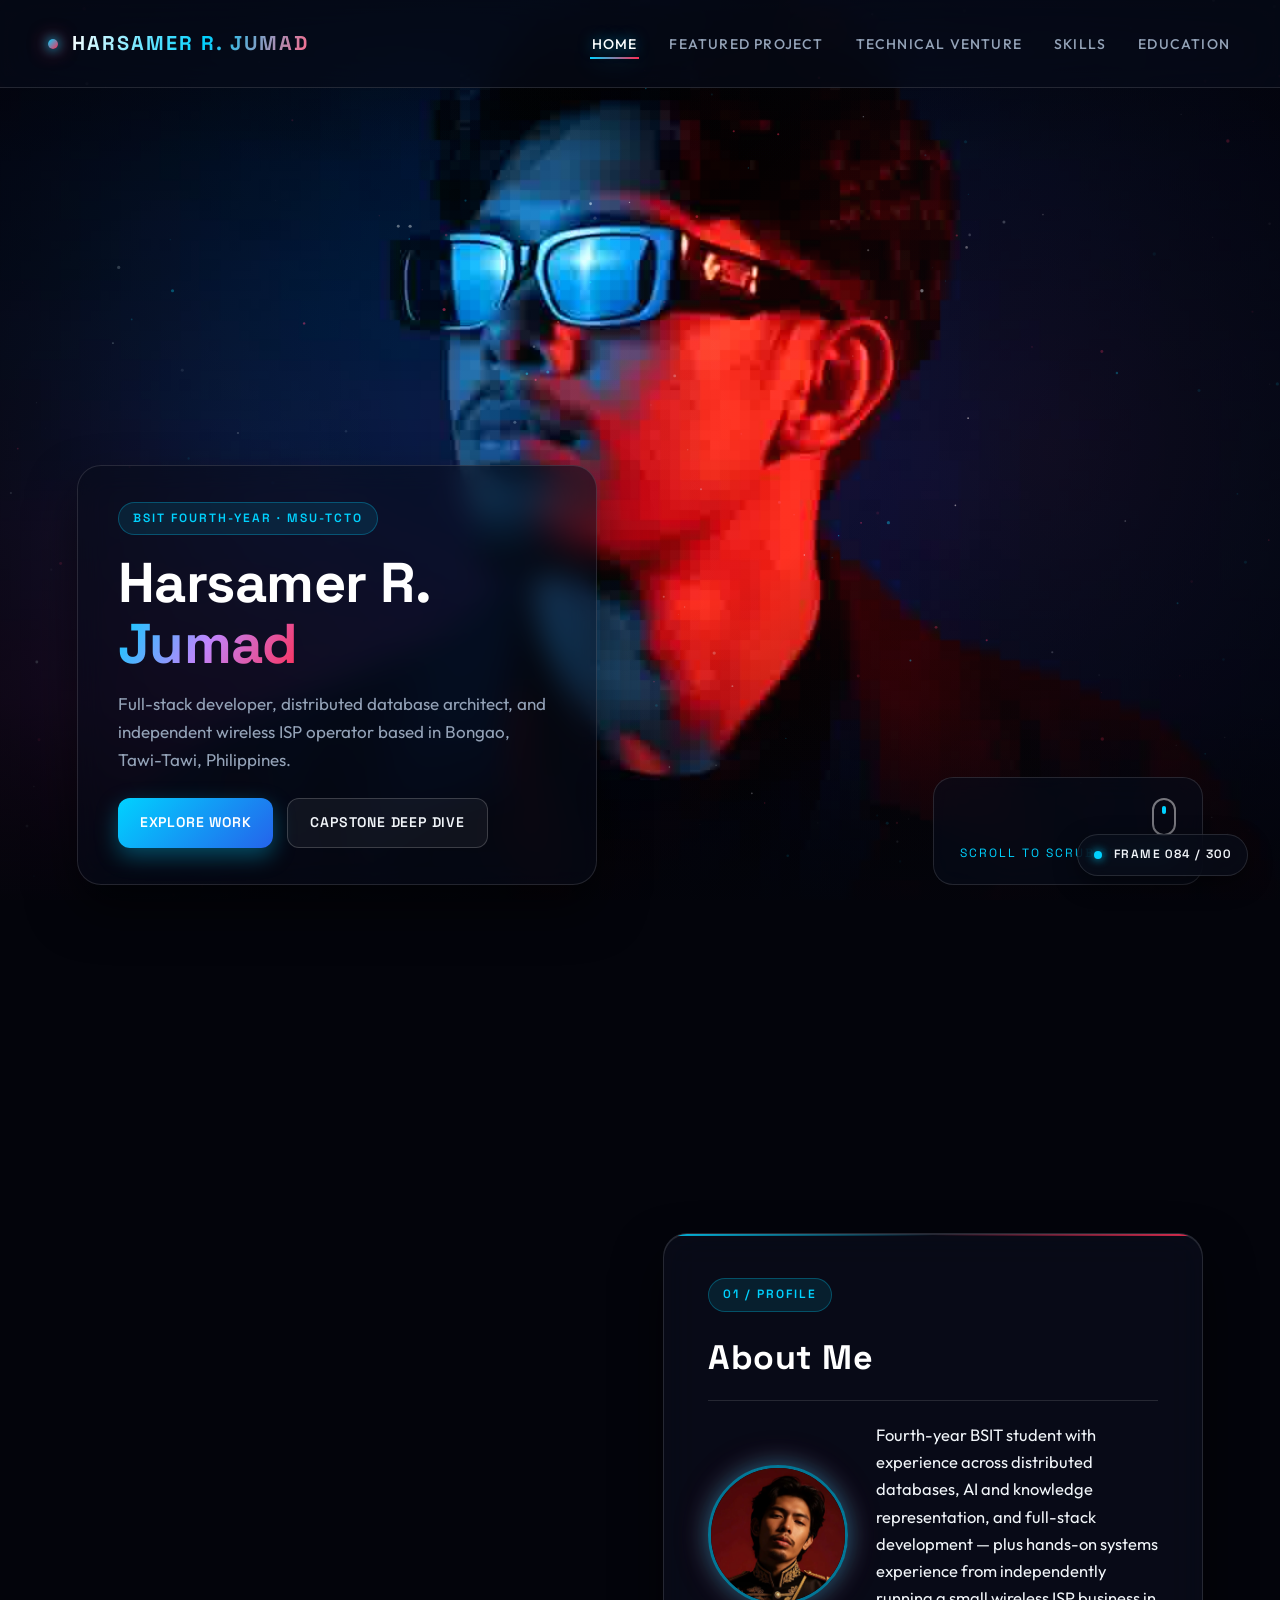
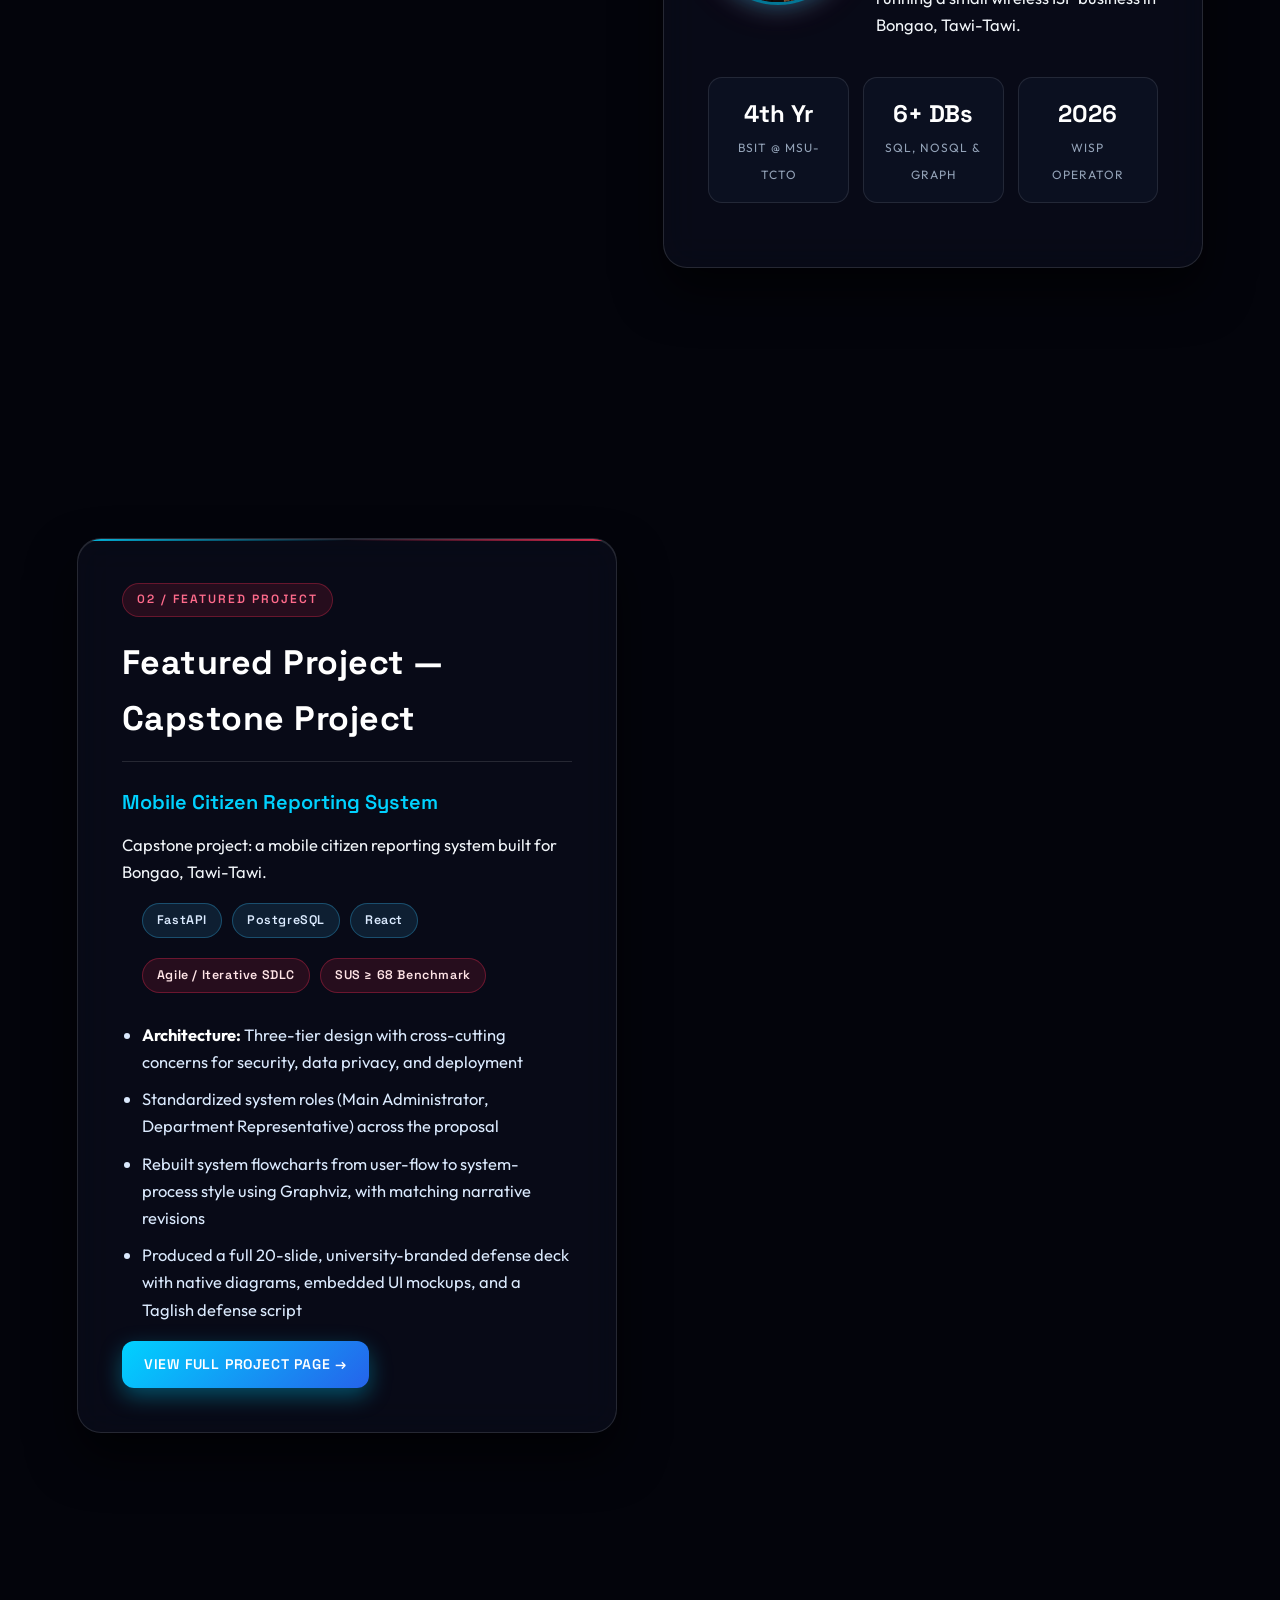
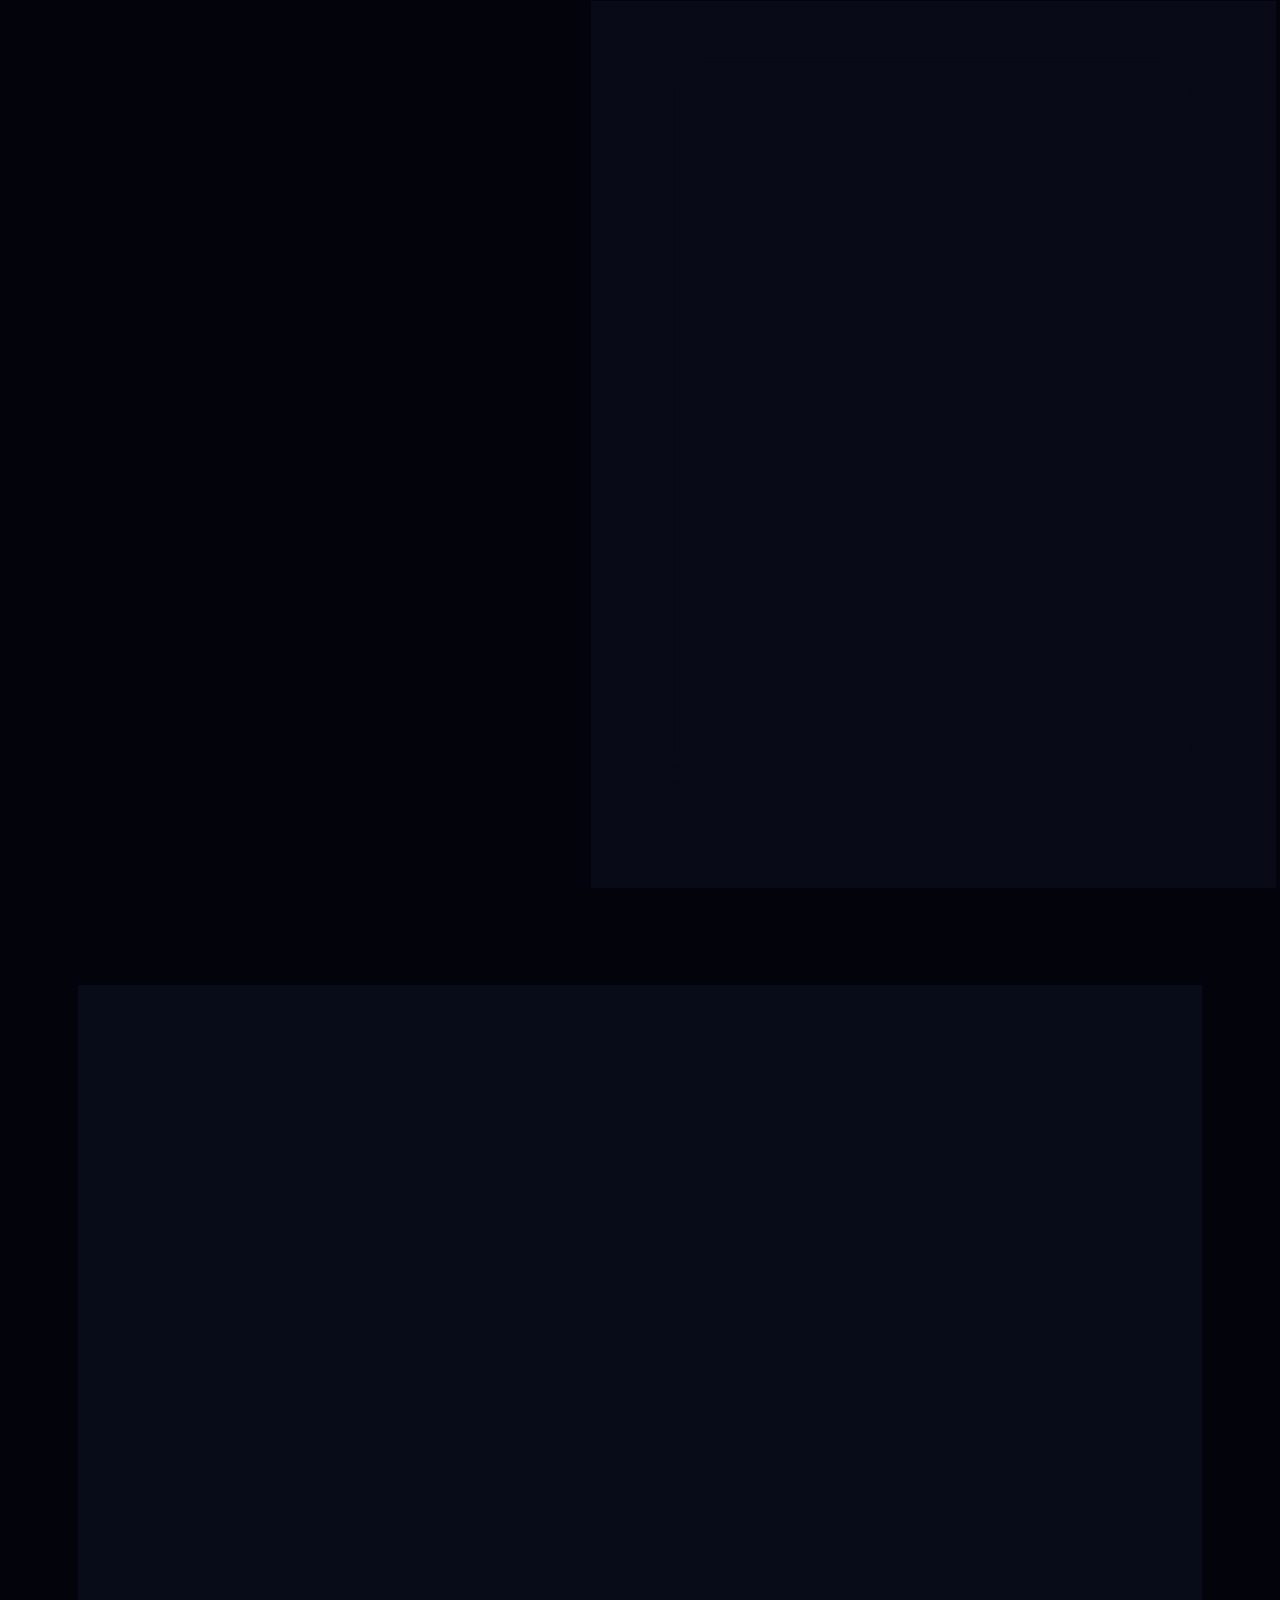
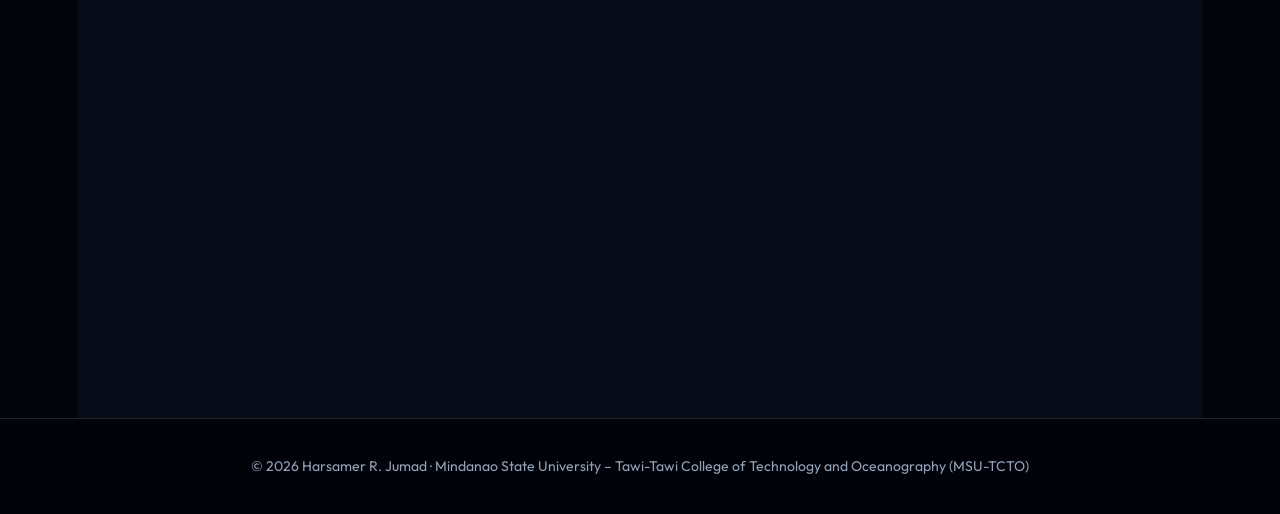
<file: index.html>
<!DOCTYPE html>
<html lang="en">
<head>
    <meta charset="UTF-8">
    <meta name="viewport" content="width=device-width, initial-scale=1.0">
    <title>Harsamer R. Jumad — Interactive Portfolio</title>
    <link rel="preconnect" href="https://fonts.googleapis.com">
    <link rel="preconnect" href="https://fonts.gstatic.com" crossorigin>
    <link href="https://fonts.googleapis.com/css2?family=Outfit:wght@300;400;500;600&family=Space+Grotesk:wght@400;500;600;700&display=swap" rel="stylesheet">
    <link rel="stylesheet" type="text/css" href="style.css">
</head>
<body>
    <!-- Decorative visual scroll progress bar -->
    <div id="progress" aria-hidden="true"></div>

    <!-- Fixed Full-Viewport 300-Frame Sequence & Cyber-Galaxy Stage -->
    <div class="viewport-stage" aria-hidden="true">
        <canvas id="sequence-canvas"></canvas>
        <canvas id="galaxy-canvas"></canvas>
        <div class="stage-vignette"></div>
    </div>

    <!-- Fixed Shrinking Header Navigation -->
    <header class="top-nav">
        <div class="nav-brand">
            <span class="brand-dot" aria-hidden="true"></span>
            <a href="index.html"><h1>Harsamer R. Jumad</h1></a>
        </div>
        <button id="menu-toggle" class="menu-toggle" aria-label="Toggle Menu">
            <span></span>
            <span></span>
            <span></span>
        </button>
        <ul class="nav-links" id="nav-links">
            <li><a href="index.html" class="active">Home</a></li>
            <li><a href="project.html">Featured Project</a></li>
            <li><a href="venture.html">Technical Venture</a></li>
            <li><a href="skills.html">Skills</a></li>
            <li><a href="education.html">Education</a></li>
        </ul>
    </header>

    <!-- Live Sequence Scrubber HUD -->
    <div class="sequence-hud" aria-hidden="true">
        <span class="hud-indicator"></span>
        <span class="frame-counter" id="frame-counter">FRAME 001 / 300</span>
    </div>

    <!-- Scrollytelling Narrative Track -->
    <main class="scrolly-wrapper">
        <div id="tracked">

            <!-- Stage 1: Hero Introduction (Frames 001 - 060) -->
            <section class="scroll-step" id="hero">
                <div class="hero-grid">
                    <div class="hero-intro story-card">
                        <span class="eyebrow">BSIT Fourth-Year &middot; MSU-TCTO</span>
                        <h2 class="hero-title">Harsamer R. <span>Jumad</span></h2>
                        <p class="hero-subtitle">Full-stack developer, distributed database architect, and independent wireless ISP operator based in Bongao, Tawi-Tawi, Philippines.</p>
                        <div class="hero-actions">
                            <a href="#featured-project" class="btn-primary">Explore Work</a>
                            <a href="project.html" class="btn-ghost">Capstone Deep Dive</a>
                        </div>
                    </div>

                    <div class="scroll-cue" aria-hidden="true">
                        <div class="scroll-mouse"></div>
                        <span class="scroll-cue-label">Scroll to Scrub Sequence</span>
                    </div>
                </div>
            </section>

            <!-- Stage 2: About Me & Portrait (Frames 061 - 120) -->
            <section class="scroll-step step-align-right" id="about">
                <div class="glass-card story-card">
                    <span class="eyebrow">01 / Profile</span>
                    <h2>About Me</h2>
                    <div class="profile-section">
                        <div class="profile-img-container">
                            <img src="profile.jpg" alt="Harsamer R. Jumad" class="profile-img">
                        </div>
                        <div class="profile-text">
                            <p>Fourth-year BSIT student with experience across distributed databases, AI and knowledge representation, and full-stack development &mdash; plus hands-on systems experience from independently running a small wireless ISP business in Bongao, Tawi-Tawi.</p>
                        </div>
                    </div>
                    <div class="stat-grid">
                        <div class="stat-box">
                            <span class="stat-value">4th Yr</span>
                            <span class="stat-label">BSIT @ MSU-TCTO</span>
                        </div>
                        <div class="stat-box">
                            <span class="stat-value">6+ DBs</span>
                            <span class="stat-label">SQL, NoSQL &amp; Graph</span>
                        </div>
                        <div class="stat-box">
                            <span class="stat-value">2026</span>
                            <span class="stat-label">WISP Operator</span>
                        </div>
                    </div>
                </div>
            </section>

            <!-- Stage 3: Featured Project — Capstone Project (Frames 121 - 180) -->
            <section class="scroll-step step-align-left" id="featured-project">
                <div class="glass-card story-card">
                    <span class="eyebrow crimson">02 / Featured Project</span>
                    <h2>Featured Project &mdash; Capstone Project</h2>
                    <h3>Mobile Citizen Reporting System</h3>
                    <p>Capstone project: a mobile citizen reporting system built for Bongao, Tawi-Tawi.</p>
                    <ul class="tag-list">
                        <li class="tag-pill">FastAPI</li>
                        <li class="tag-pill">PostgreSQL</li>
                        <li class="tag-pill">React</li>
                        <li class="tag-pill crimson">Agile / Iterative SDLC</li>
                        <li class="tag-pill crimson">SUS &ge; 68 Benchmark</li>
                    </ul>
                    <ul>
                        <li><strong>Architecture:</strong> Three-tier design with cross-cutting concerns for security, data privacy, and deployment</li>
                        <li>Standardized system roles (Main Administrator, Department Representative) across the proposal</li>
                        <li>Rebuilt system flowcharts from user-flow to system-process style using Graphviz, with matching narrative revisions</li>
                        <li>Produced a full 20-slide, university-branded defense deck with native diagrams, embedded UI mockups, and a Taglish defense script</li>
                    </ul>
                    <div class="hero-actions">
                        <a href="project.html" class="btn-primary">View Full Project Page &rarr;</a>
                    </div>
                </div>
            </section>

            <!-- Stage 4: Technical Venture — Piso WiFi Vendo Business (Frames 181 - 240) -->
            <section class="scroll-step step-align-right" id="venture">
                <div class="glass-card story-card">
                    <span class="eyebrow">03 / Technical Venture</span>
                    <h2>Piso WiFi Vendo Business</h2>
                    <p>Designs, deploys, and maintains a piso wifi vendo hotspot business in Bongao, running since early 2026.</p>
                    <ul class="tag-list">
                        <li class="tag-pill">Starlink Backhaul</li>
                        <li class="tag-pill">VLAN Segmentation</li>
                        <li class="tag-pill crimson">COMFAST CF-EW87 / CF-EW85</li>
                    </ul>
                    <h3>Highlights &amp; Operations</h3>
                    <ul>
                        <li>Traced recurring customer connectivity drops to AP channel interference combined with a WiFi 6 client compatibility bug, and resolved it by pinning channels and downgrading network mode</li>
                        <li>Planning an infrastructure upgrade path &mdash; replacing an Orange Pi One with a mini PC, and expanding switch capacity with a TP-Link TL-SG105E</li>
                    </ul>
                    <div class="hero-actions">
                        <a href="venture.html" class="btn-ghost">Explore Infrastructure &rarr;</a>
                    </div>
                </div>
            </section>

            <!-- Stage 5: Technical Skills & Education Overview (Frames 241 - 300) -->
            <section class="scroll-step step-align-bottom" id="skills-education">
                <div class="glass-card story-card story-wide">
                    <span class="eyebrow crimson">04 / Core Competencies &amp; Academic Background</span>
                    <h2>Technical Skills &amp; Education</h2>
                    <div class="bento-grid">
                        <div class="bento-item">
                            <h3>Distributed Databases</h3>
                            <p>Fragmentation, distributed query processing, and transaction management (2PC, 3PC, ARIES-style recovery). Designed a Boarding House Management System for Tawi-Tawi's connectivity constraints.</p>
                        </div>
                        <div class="bento-item">
                            <h3>Databases (SQL &amp; NoSQL)</h3>
                            <p>Built FastAPI REST APIs on PostgreSQL, MySQL, MongoDB, Redis, Cassandra, and Neo4j. Completed 9 lab exercises across MongoDB and Neo4j.</p>
                        </div>
                        <div class="bento-item">
                            <h3>AI &amp; Expert Systems</h3>
                            <p>Intelligent agent design, toy vs. real-world problem analysis, and knowledge representation (propositional/first-order logic, production rules, scripts, conceptual dependency primitives).</p>
                        </div>
                        <div class="bento-item">
                            <h3>Systems Admin &amp; Education</h3>
                            <p><strong>BSIT (Fourth-year)</strong> at Mindanao State University &ndash; Tawi-Tawi College of Technology and Oceanography (MSU-TCTO). Containerized FastAPI microservice testing &amp; enterprise integration case studies.</p>
                        </div>
                    </div>
                    <div class="hero-actions" style="margin-top: 26px;">
                        <a href="skills.html" class="btn-primary">Detailed Technical Skills</a>
                        <a href="education.html" class="btn-ghost">Academic Profile</a>
                    </div>
                </div>
            </section>

        </div>
    </main>

    <footer class="site-footer">
        <p>&copy; 2026 Harsamer R. Jumad &middot; Mindanao State University &ndash; Tawi-Tawi College of Technology and Oceanography (MSU-TCTO)</p>
    </footer>

    <script src="script.js"></script>
</body>
</html>
</file>
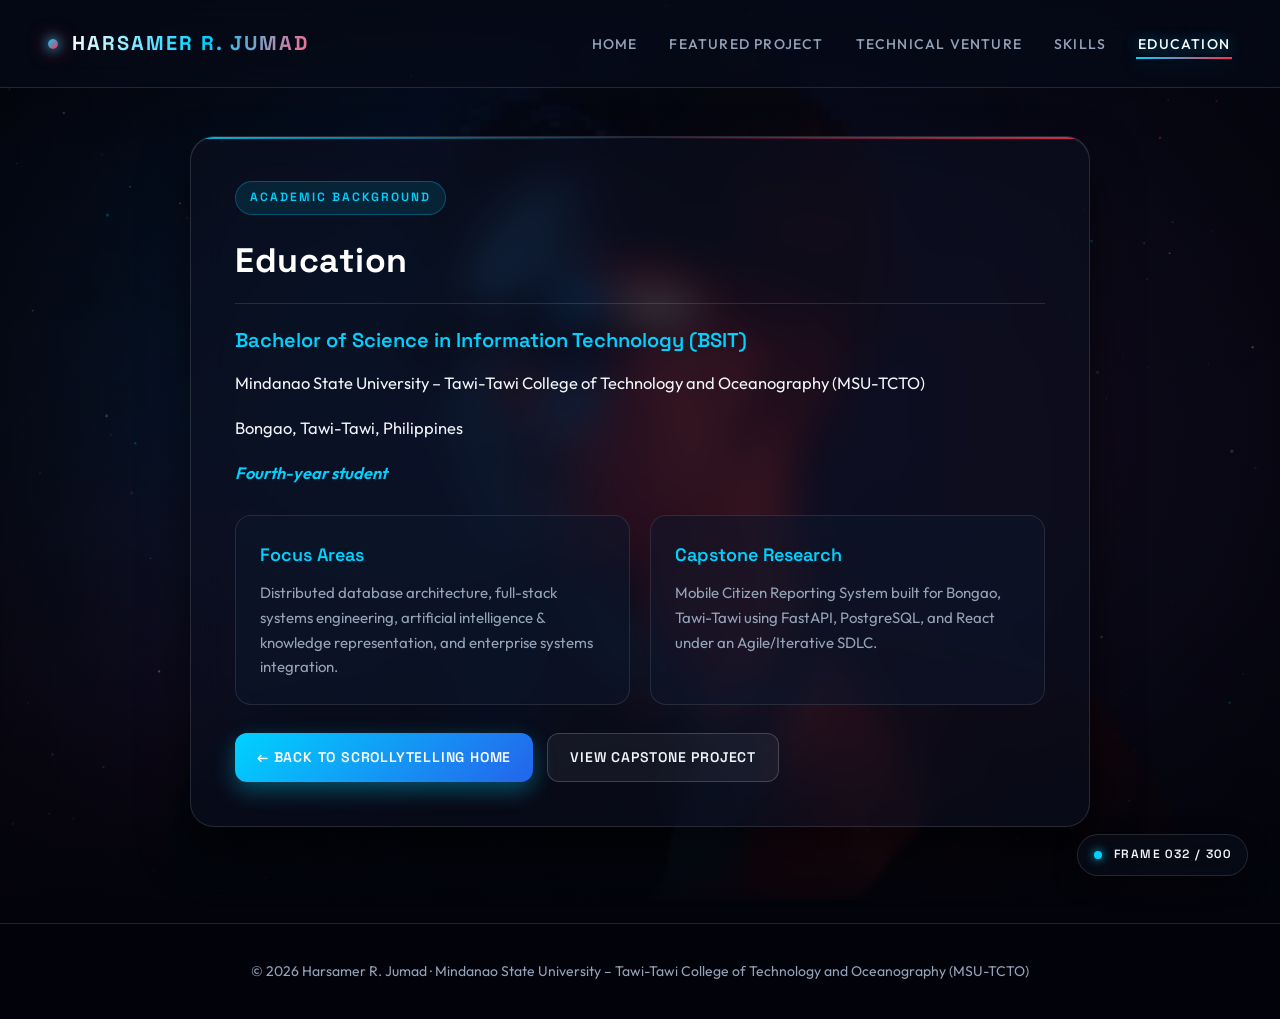
<file: education.html>
<!DOCTYPE html>
<html lang="en">
<head>
    <meta charset="UTF-8">
    <meta name="viewport" content="width=device-width, initial-scale=1.0">
    <title>Harsamer R. Jumad — Education</title>
    <link rel="preconnect" href="https://fonts.googleapis.com">
    <link rel="preconnect" href="https://fonts.gstatic.com" crossorigin>
    <link href="https://fonts.googleapis.com/css2?family=Outfit:wght@300;400;500;600&family=Space+Grotesk:wght@400;500;600;700&display=swap" rel="stylesheet">
    <link rel="stylesheet" type="text/css" href="style.css">
</head>
<body class="subpage">
    <div id="progress" aria-hidden="true"></div>

    <div class="viewport-stage" aria-hidden="true">
        <canvas id="sequence-canvas"></canvas>
        <canvas id="galaxy-canvas"></canvas>
        <div class="stage-vignette"></div>
    </div>

    <header class="top-nav">
        <div class="nav-brand">
            <span class="brand-dot" aria-hidden="true"></span>
            <a href="index.html"><h1>Harsamer R. Jumad</h1></a>
        </div>
        <button id="menu-toggle" class="menu-toggle" aria-label="Toggle Menu">
            <span></span>
            <span></span>
            <span></span>
        </button>
        <ul class="nav-links" id="nav-links">
            <li><a href="index.html">Home</a></li>
            <li><a href="project.html">Featured Project</a></li>
            <li><a href="venture.html">Technical Venture</a></li>
            <li><a href="skills.html">Skills</a></li>
            <li><a href="education.html" class="active">Education</a></li>
        </ul>
    </header>

    <div class="sequence-hud" aria-hidden="true">
        <span class="hud-indicator"></span>
        <span class="frame-counter" id="frame-counter">FRAME 001 / 300</span>
    </div>

    <main class="main-content">
        <div class="glass-card">
            <span class="eyebrow">Academic Background</span>
            <h2>Education</h2>
            <h3 style="margin-top:0;">Bachelor of Science in Information Technology (BSIT)</h3>
            <p>Mindanao State University &ndash; Tawi-Tawi College of Technology and Oceanography (MSU-TCTO)</p>
            <p>Bongao, Tawi-Tawi, Philippines</p>
            <p style="color: var(--accent-cyan); margin-top: 15px; font-weight: 600;"><em>Fourth-year student</em></p>

            <div class="bento-grid" style="margin-top: 28px;">
                <div class="bento-item">
                    <h3>Focus Areas</h3>
                    <p>Distributed database architecture, full-stack systems engineering, artificial intelligence &amp; knowledge representation, and enterprise systems integration.</p>
                </div>
                <div class="bento-item">
                    <h3>Capstone Research</h3>
                    <p>Mobile Citizen Reporting System built for Bongao, Tawi-Tawi using FastAPI, PostgreSQL, and React under an Agile/Iterative SDLC.</p>
                </div>
            </div>

            <div class="hero-actions" style="margin-top: 28px;">
                <a href="index.html" class="btn-primary">&larr; Back to Scrollytelling Home</a>
                <a href="project.html" class="btn-ghost">View Capstone Project</a>
            </div>
        </div>
    </main>

    <footer class="site-footer">
        <p>&copy; 2026 Harsamer R. Jumad &middot; Mindanao State University &ndash; Tawi-Tawi College of Technology and Oceanography (MSU-TCTO)</p>
    </footer>

    <script src="script.js"></script>
</body>
</html>
</file>
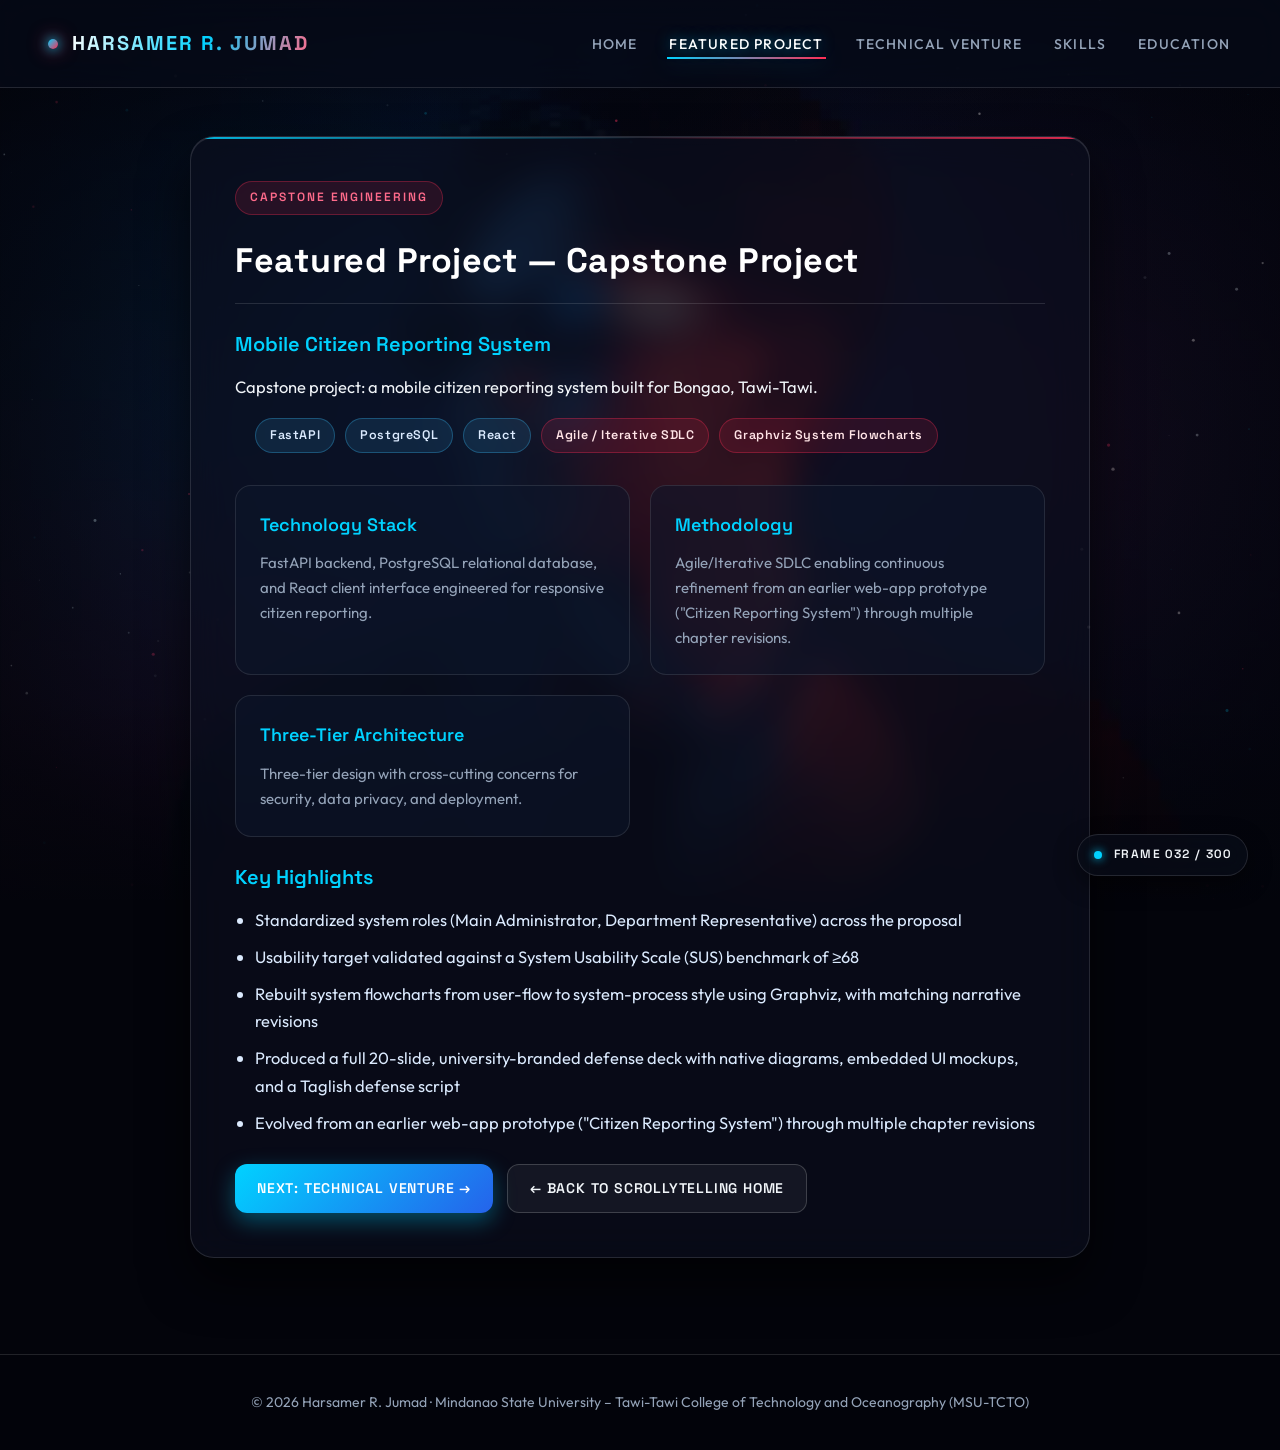
<file: project.html>
<!DOCTYPE html>
<html lang="en">
<head>
    <meta charset="UTF-8">
    <meta name="viewport" content="width=device-width, initial-scale=1.0">
    <title>Harsamer R. Jumad — Featured Project</title>
    <link rel="preconnect" href="https://fonts.googleapis.com">
    <link rel="preconnect" href="https://fonts.gstatic.com" crossorigin>
    <link href="https://fonts.googleapis.com/css2?family=Outfit:wght@300;400;500;600&family=Space+Grotesk:wght@400;500;600;700&display=swap" rel="stylesheet">
    <link rel="stylesheet" type="text/css" href="style.css">
</head>
<body class="subpage">
    <div id="progress" aria-hidden="true"></div>

    <div class="viewport-stage" aria-hidden="true">
        <canvas id="sequence-canvas"></canvas>
        <canvas id="galaxy-canvas"></canvas>
        <div class="stage-vignette"></div>
    </div>

    <header class="top-nav">
        <div class="nav-brand">
            <span class="brand-dot" aria-hidden="true"></span>
            <a href="index.html"><h1>Harsamer R. Jumad</h1></a>
        </div>
        <button id="menu-toggle" class="menu-toggle" aria-label="Toggle Menu">
            <span></span>
            <span></span>
            <span></span>
        </button>
        <ul class="nav-links" id="nav-links">
            <li><a href="index.html">Home</a></li>
            <li><a href="project.html" class="active">Featured Project</a></li>
            <li><a href="venture.html">Technical Venture</a></li>
            <li><a href="skills.html">Skills</a></li>
            <li><a href="education.html">Education</a></li>
        </ul>
    </header>

    <div class="sequence-hud" aria-hidden="true">
        <span class="hud-indicator"></span>
        <span class="frame-counter" id="frame-counter">FRAME 001 / 300</span>
    </div>

    <main class="main-content">
        <div class="glass-card">
            <span class="eyebrow crimson">Capstone Engineering</span>
            <h2>Featured Project &mdash; Capstone Project</h2>
            <h3>Mobile Citizen Reporting System</h3>
            <p>Capstone project: a mobile citizen reporting system built for Bongao, Tawi-Tawi.</p>

            <ul class="tag-list">
                <li class="tag-pill">FastAPI</li>
                <li class="tag-pill">PostgreSQL</li>
                <li class="tag-pill">React</li>
                <li class="tag-pill crimson">Agile / Iterative SDLC</li>
                <li class="tag-pill crimson">Graphviz System Flowcharts</li>
            </ul>

            <div class="bento-grid">
                <div class="bento-item">
                    <h3>Technology Stack</h3>
                    <p>FastAPI backend, PostgreSQL relational database, and React client interface engineered for responsive citizen reporting.</p>
                </div>
                <div class="bento-item">
                    <h3>Methodology</h3>
                    <p>Agile/Iterative SDLC enabling continuous refinement from an earlier web-app prototype ("Citizen Reporting System") through multiple chapter revisions.</p>
                </div>
                <div class="bento-item">
                    <h3>Three-Tier Architecture</h3>
                    <p>Three-tier design with cross-cutting concerns for security, data privacy, and deployment.</p>
                </div>
            </div>

            <h3>Key Highlights</h3>
            <ul>
                <li>Standardized system roles (Main Administrator, Department Representative) across the proposal</li>
                <li>Usability target validated against a System Usability Scale (SUS) benchmark of &ge;68</li>
                <li>Rebuilt system flowcharts from user-flow to system-process style using Graphviz, with matching narrative revisions</li>
                <li>Produced a full 20-slide, university-branded defense deck with native diagrams, embedded UI mockups, and a Taglish defense script</li>
                <li>Evolved from an earlier web-app prototype ("Citizen Reporting System") through multiple chapter revisions</li>
            </ul>

            <div class="hero-actions" style="margin-top: 28px;">
                <a href="venture.html" class="btn-primary">Next: Technical Venture &rarr;</a>
                <a href="index.html" class="btn-ghost">&larr; Back to Scrollytelling Home</a>
            </div>
        </div>
    </main>

    <footer class="site-footer">
        <p>&copy; 2026 Harsamer R. Jumad &middot; Mindanao State University &ndash; Tawi-Tawi College of Technology and Oceanography (MSU-TCTO)</p>
    </footer>

    <script src="script.js"></script>
</body>
</html>
</file>
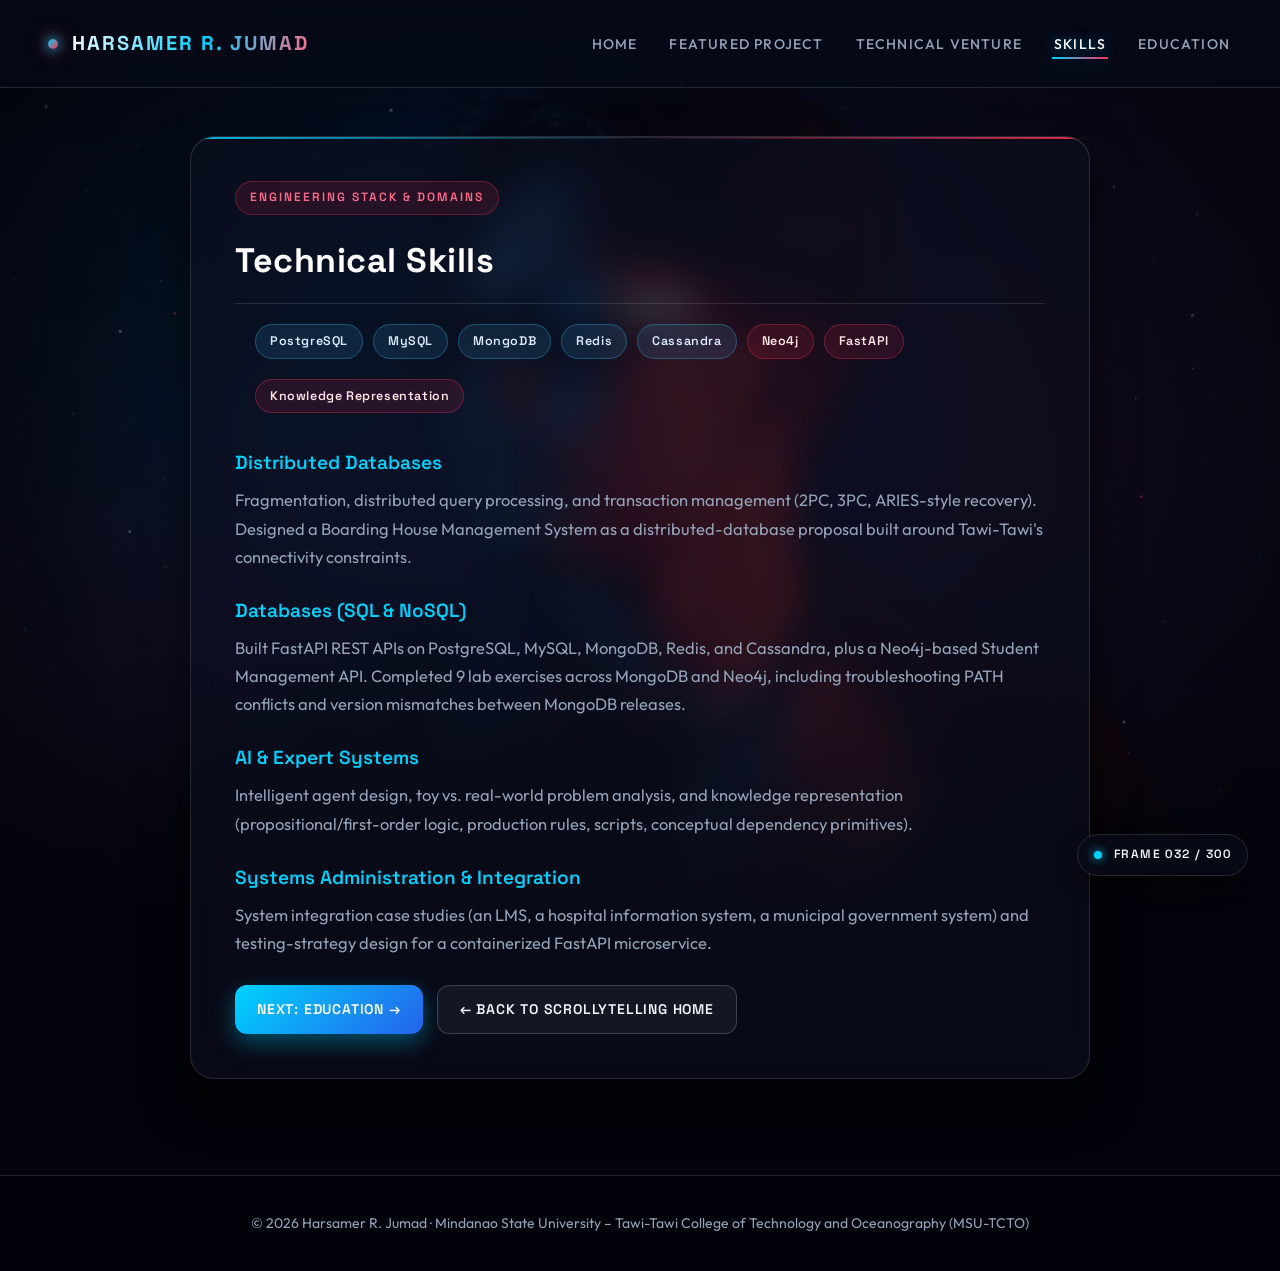
<file: skills.html>
<!DOCTYPE html>
<html lang="en">
<head>
    <meta charset="UTF-8">
    <meta name="viewport" content="width=device-width, initial-scale=1.0">
    <title>Harsamer R. Jumad — Technical Skills</title>
    <link rel="preconnect" href="https://fonts.googleapis.com">
    <link rel="preconnect" href="https://fonts.gstatic.com" crossorigin>
    <link href="https://fonts.googleapis.com/css2?family=Outfit:wght@300;400;500;600&family=Space+Grotesk:wght@400;500;600;700&display=swap" rel="stylesheet">
    <link rel="stylesheet" type="text/css" href="style.css">
</head>
<body class="subpage">
    <div id="progress" aria-hidden="true"></div>

    <div class="viewport-stage" aria-hidden="true">
        <canvas id="sequence-canvas"></canvas>
        <canvas id="galaxy-canvas"></canvas>
        <div class="stage-vignette"></div>
    </div>

    <header class="top-nav">
        <div class="nav-brand">
            <span class="brand-dot" aria-hidden="true"></span>
            <a href="index.html"><h1>Harsamer R. Jumad</h1></a>
        </div>
        <button id="menu-toggle" class="menu-toggle" aria-label="Toggle Menu">
            <span></span>
            <span></span>
            <span></span>
        </button>
        <ul class="nav-links" id="nav-links">
            <li><a href="index.html">Home</a></li>
            <li><a href="project.html">Featured Project</a></li>
            <li><a href="venture.html">Technical Venture</a></li>
            <li><a href="skills.html" class="active">Skills</a></li>
            <li><a href="education.html">Education</a></li>
        </ul>
    </header>

    <div class="sequence-hud" aria-hidden="true">
        <span class="hud-indicator"></span>
        <span class="frame-counter" id="frame-counter">FRAME 001 / 300</span>
    </div>

    <main class="main-content">
        <div class="glass-card">
            <span class="eyebrow crimson">Engineering Stack &amp; Domains</span>
            <h2>Technical Skills</h2>

            <ul class="tag-list">
                <li class="tag-pill">PostgreSQL</li>
                <li class="tag-pill">MySQL</li>
                <li class="tag-pill">MongoDB</li>
                <li class="tag-pill">Redis</li>
                <li class="tag-pill">Cassandra</li>
                <li class="tag-pill crimson">Neo4j</li>
                <li class="tag-pill crimson">FastAPI</li>
                <li class="tag-pill crimson">Knowledge Representation</li>
            </ul>

            <dl>
                <dt>Distributed Databases</dt>
                <dd>Fragmentation, distributed query processing, and transaction management (2PC, 3PC, ARIES-style recovery). Designed a Boarding House Management System as a distributed-database proposal built around Tawi-Tawi's connectivity constraints.</dd>

                <dt>Databases (SQL &amp; NoSQL)</dt>
                <dd>Built FastAPI REST APIs on PostgreSQL, MySQL, MongoDB, Redis, and Cassandra, plus a Neo4j-based Student Management API. Completed 9 lab exercises across MongoDB and Neo4j, including troubleshooting PATH conflicts and version mismatches between MongoDB releases.</dd>

                <dt>AI &amp; Expert Systems</dt>
                <dd>Intelligent agent design, toy vs. real-world problem analysis, and knowledge representation (propositional/first-order logic, production rules, scripts, conceptual dependency primitives).</dd>

                <dt>Systems Administration &amp; Integration</dt>
                <dd>System integration case studies (an LMS, a hospital information system, a municipal government system) and testing-strategy design for a containerized FastAPI microservice.</dd>
            </dl>

            <div class="hero-actions" style="margin-top: 28px;">
                <a href="education.html" class="btn-primary">Next: Education &rarr;</a>
                <a href="index.html" class="btn-ghost">&larr; Back to Scrollytelling Home</a>
            </div>
        </div>
    </main>

    <footer class="site-footer">
        <p>&copy; 2026 Harsamer R. Jumad &middot; Mindanao State University &ndash; Tawi-Tawi College of Technology and Oceanography (MSU-TCTO)</p>
    </footer>

    <script src="script.js"></script>
</body>
</html>
</file>
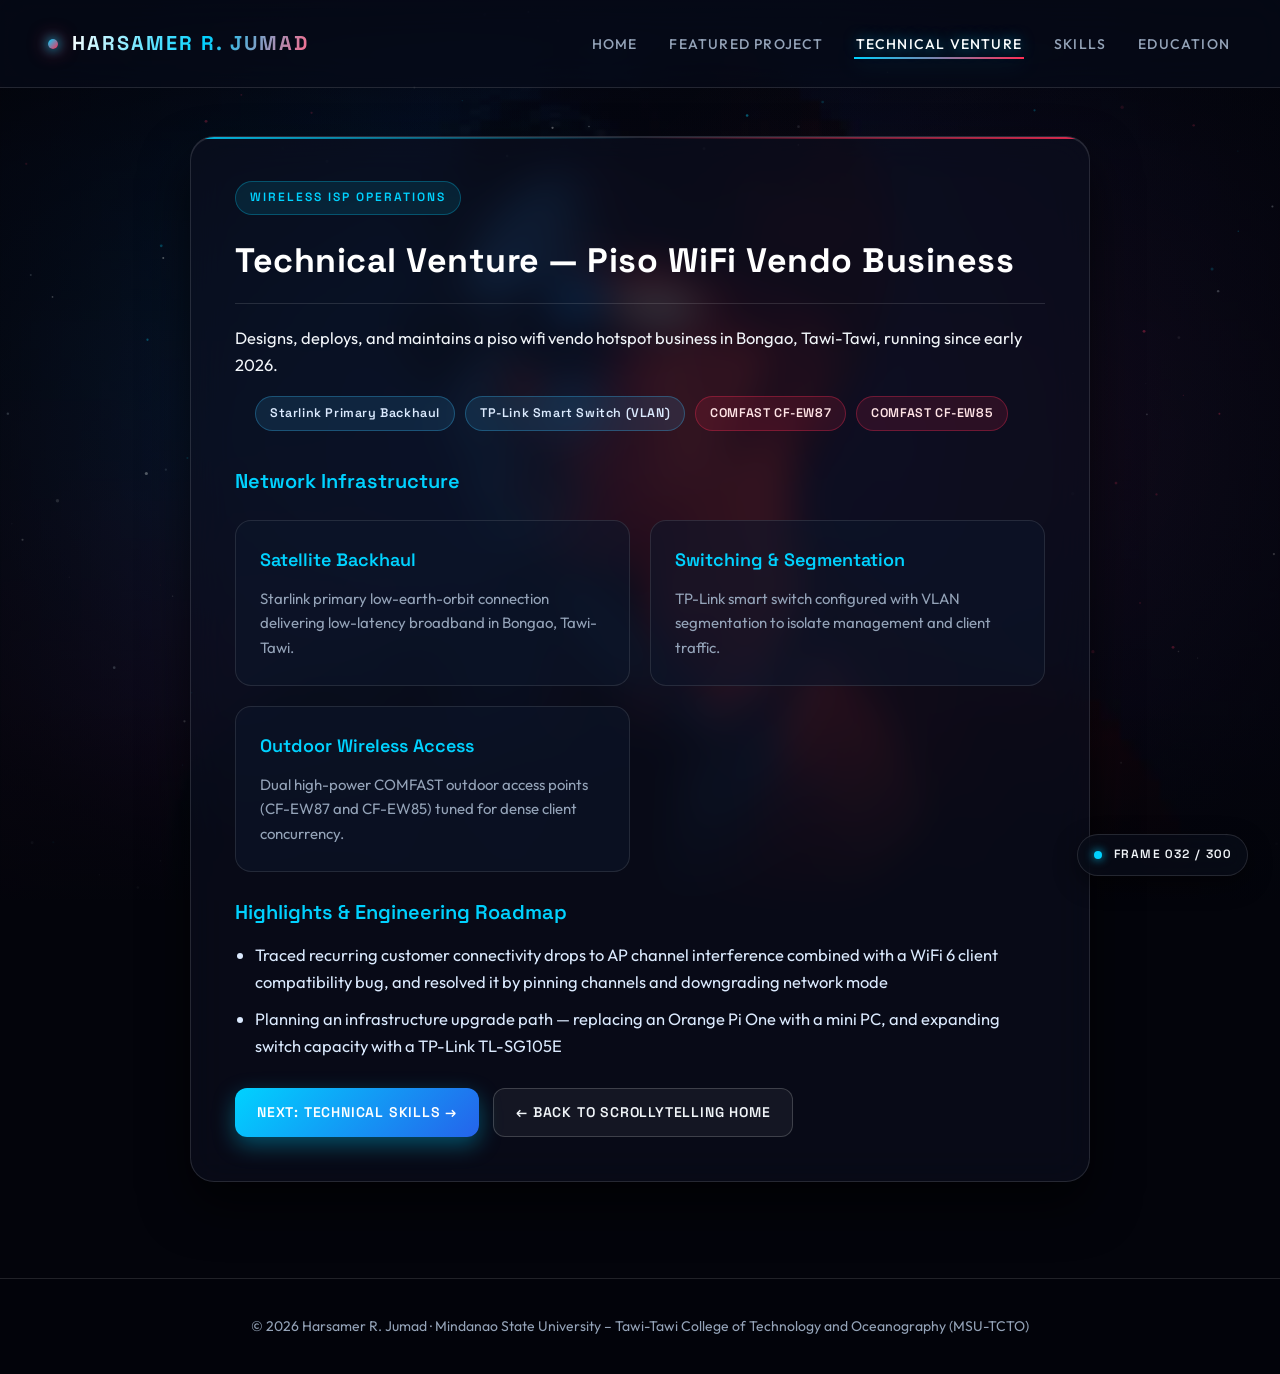
<file: venture.html>
<!DOCTYPE html>
<html lang="en">
<head>
    <meta charset="UTF-8">
    <meta name="viewport" content="width=device-width, initial-scale=1.0">
    <title>Harsamer R. Jumad — Technical Venture</title>
    <link rel="preconnect" href="https://fonts.googleapis.com">
    <link rel="preconnect" href="https://fonts.gstatic.com" crossorigin>
    <link href="https://fonts.googleapis.com/css2?family=Outfit:wght@300;400;500;600&family=Space+Grotesk:wght@400;500;600;700&display=swap" rel="stylesheet">
    <link rel="stylesheet" type="text/css" href="style.css">
</head>
<body class="subpage">
    <div id="progress" aria-hidden="true"></div>

    <div class="viewport-stage" aria-hidden="true">
        <canvas id="sequence-canvas"></canvas>
        <canvas id="galaxy-canvas"></canvas>
        <div class="stage-vignette"></div>
    </div>

    <header class="top-nav">
        <div class="nav-brand">
            <span class="brand-dot" aria-hidden="true"></span>
            <a href="index.html"><h1>Harsamer R. Jumad</h1></a>
        </div>
        <button id="menu-toggle" class="menu-toggle" aria-label="Toggle Menu">
            <span></span>
            <span></span>
            <span></span>
        </button>
        <ul class="nav-links" id="nav-links">
            <li><a href="index.html">Home</a></li>
            <li><a href="project.html">Featured Project</a></li>
            <li><a href="venture.html" class="active">Technical Venture</a></li>
            <li><a href="skills.html">Skills</a></li>
            <li><a href="education.html">Education</a></li>
        </ul>
    </header>

    <div class="sequence-hud" aria-hidden="true">
        <span class="hud-indicator"></span>
        <span class="frame-counter" id="frame-counter">FRAME 001 / 300</span>
    </div>

    <main class="main-content">
        <div class="glass-card">
            <span class="eyebrow">Wireless ISP Operations</span>
            <h2>Technical Venture &mdash; Piso WiFi Vendo Business</h2>
            <p>Designs, deploys, and maintains a piso wifi vendo hotspot business in Bongao, Tawi-Tawi, running since early 2026.</p>

            <ul class="tag-list">
                <li class="tag-pill">Starlink Primary Backhaul</li>
                <li class="tag-pill">TP-Link Smart Switch (VLAN)</li>
                <li class="tag-pill crimson">COMFAST CF-EW87</li>
                <li class="tag-pill crimson">COMFAST CF-EW85</li>
            </ul>

            <h3>Network Infrastructure</h3>
            <div class="bento-grid">
                <div class="bento-item">
                    <h3>Satellite Backhaul</h3>
                    <p>Starlink primary low-earth-orbit connection delivering low-latency broadband in Bongao, Tawi-Tawi.</p>
                </div>
                <div class="bento-item">
                    <h3>Switching &amp; Segmentation</h3>
                    <p>TP-Link smart switch configured with VLAN segmentation to isolate management and client traffic.</p>
                </div>
                <div class="bento-item">
                    <h3>Outdoor Wireless Access</h3>
                    <p>Dual high-power COMFAST outdoor access points (CF-EW87 and CF-EW85) tuned for dense client concurrency.</p>
                </div>
            </div>

            <h3>Highlights &amp; Engineering Roadmap</h3>
            <ul>
                <li>Traced recurring customer connectivity drops to AP channel interference combined with a WiFi 6 client compatibility bug, and resolved it by pinning channels and downgrading network mode</li>
                <li>Planning an infrastructure upgrade path &mdash; replacing an Orange Pi One with a mini PC, and expanding switch capacity with a TP-Link TL-SG105E</li>
            </ul>

            <div class="hero-actions" style="margin-top: 28px;">
                <a href="skills.html" class="btn-primary">Next: Technical Skills &rarr;</a>
                <a href="index.html" class="btn-ghost">&larr; Back to Scrollytelling Home</a>
            </div>
        </div>
    </main>

    <footer class="site-footer">
        <p>&copy; 2026 Harsamer R. Jumad &middot; Mindanao State University &ndash; Tawi-Tawi College of Technology and Oceanography (MSU-TCTO)</p>
    </footer>

    <script src="script.js"></script>
</body>
</html>
</file>
<file: style.css>
/* ==========================================================================
   Harsamer R. Jumad — Modern Scrollytelling Portfolio Stylesheet
   Dual-Tone Cyber-Galaxy Theme (Electric Cyan & Neon Crimson)
   ========================================================================== */

:root {
    --bg-color: #03040b;
    --bg-elevated: rgba(10, 14, 28, 0.72);
    --glass-bg: rgba(12, 16, 32, 0.62);
    --glass-bg-strong: rgba(10, 14, 28, 0.84);
    --glass-border: rgba(255, 255, 255, 0.12);
    --glass-highlight: rgba(56, 189, 248, 0.28);
    --text-primary: #f1f5f9;
    --text-secondary: #94a3b8;
    --text-muted: #64748b;
    --accent: #38bdf8;
    --accent-cyan: #00d2ff;
    --accent-crimson: #ff2e55;
    --accent-glow: 0 0 25px rgba(0, 210, 255, 0.45);
    --crimson-glow: 0 0 25px rgba(255, 46, 85, 0.4);
    --font-heading: 'Space Grotesk', sans-serif;
    --font-body: 'Outfit', sans-serif;
    --header-initial-height: 88px;
    --header-shrunk-height: 64px;
}

* {
    box-sizing: border-box;
    margin: 0;
    padding: 0;
}

html {
    scroll-behavior: smooth;
    timeline-scope: --tl-1, --tl-2, --tl-3, --tl-4, --tl-5;
    @media (prefers-reduced-motion: reduce) {
        scroll-behavior: auto;
    }
}

body {
    font-family: var(--font-body);
    background-color: var(--bg-color);
    color: var(--text-primary);
    line-height: 1.65;
    overflow-x: hidden;
    min-height: 100vh;
}

h1, h2, h3, h4, h5, h6, .nav-brand, .hud-badge, .frame-counter {
    font-family: var(--font-heading);
}

/* ==========================================================================
   Scroll Progress Indicator (CSS Scroll-Driven + JS Fallback)
   ========================================================================== */
#progress {
    position: fixed;
    left: 0;
    top: 0;
    width: 100%;
    height: 3px;
    background: linear-gradient(90deg, var(--accent-cyan) 0%, #818cf8 50%, var(--accent-crimson) 100%);
    box-shadow: 0 0 14px rgba(0, 210, 255, 0.8), 0 0 24px rgba(255, 46, 85, 0.6);
    transform-origin: 0 50%;
    transform: scaleX(0);
    z-index: 200;
    pointer-events: none;
}

@media (prefers-reduced-motion: no-preference) {
    @supports ((animation-timeline: scroll())) {
        @keyframes grow-progress {
            from { transform: scaleX(0); }
            to { transform: scaleX(1); }
        }

        #progress {
            animation: grow-progress auto linear;
            animation-timeline: scroll(block root);
        }
    }
}

/* ==========================================================================
   Fixed Background Layers: Sequence Canvas + Galaxy Starfield + Vignette
   ========================================================================== */
.viewport-stage {
    position: fixed;
    inset: 0;
    width: 100vw;
    height: 100vh;
    z-index: -1;
    pointer-events: none;
    overflow: hidden;
    background: radial-gradient(circle at 50% 40%, #0a0f24 0%, #03040b 100%);
}

#sequence-canvas {
    position: absolute;
    inset: 0;
    width: 100%;
    height: 100%;
    display: block;
    filter: contrast(1.04) saturate(1.08);
}

#galaxy-canvas {
    position: absolute;
    inset: 0;
    width: 100%;
    height: 100%;
    display: block;
    mix-blend-mode: screen;
    opacity: 0.65;
}

.stage-vignette {
    position: absolute;
    inset: 0;
    background:
        radial-gradient(circle at 50% 42%, transparent 28%, rgba(3, 4, 11, 0.68) 88%),
        linear-gradient(180deg, rgba(3, 4, 11, 0.55) 0%, transparent 18%, transparent 78%, rgba(3, 4, 11, 0.88) 100%),
        radial-gradient(circle at 18% 50%, rgba(0, 210, 255, 0.08) 0%, transparent 45%),
        radial-gradient(circle at 82% 50%, rgba(255, 46, 85, 0.08) 0%, transparent 45%);
}

/* Sub-page subtly dimmed sequence background so deep reading stays effortless */
body.subpage #sequence-canvas {
    opacity: 0.42;
    filter: contrast(1.04) saturate(1.05) blur(1px);
}

/* ==========================================================================
   Top Navigation (Shrinking Header on Scroll)
   ========================================================================== */
@keyframes shrink-header {
    to {
        height: var(--header-shrunk-height);
        background: rgba(6, 9, 20, 0.88);
        box-shadow: 0 10px 30px rgba(0, 0, 0, 0.65);
    }
}

.top-nav {
    position: fixed;
    top: 0;
    left: 0;
    right: 0;
    width: 100%;
    height: var(--header-initial-height);
    padding: 0 48px;
    display: flex;
    justify-content: space-between;
    align-items: center;
    background: rgba(8, 12, 26, 0.62);
    backdrop-filter: blur(18px);
    -webkit-backdrop-filter: blur(18px);
    border-bottom: 1px solid var(--glass-border);
    z-index: 150;
    transition: background 0.3s ease, box-shadow 0.3s ease;
}

@media (prefers-reduced-motion: no-preference) {
    @supports ((animation-timeline: scroll()) and (animation-range: 0% 100%)) {
        .top-nav {
            animation: shrink-header auto linear both;
            animation-timeline: scroll(block root);
            animation-range: 0px 150px;
        }
    }
}

.nav-brand {
    display: flex;
    align-items: center;
    gap: 14px;
}

.brand-dot {
    width: 10px;
    height: 10px;
    border-radius: 50%;
    background: linear-gradient(135deg, var(--accent-cyan), var(--accent-crimson));
    box-shadow: 0 0 12px var(--accent-cyan), 0 0 20px var(--accent-crimson);
}

.nav-brand a {
    text-decoration: none;
}

.nav-brand h1 {
    font-size: 20px;
    font-weight: 700;
    letter-spacing: 2px;
    text-transform: uppercase;
    background: linear-gradient(110deg, #ffffff 0%, var(--accent-cyan) 55%, #ff6b8b 100%);
    -webkit-background-clip: text;
    background-clip: text;
    -webkit-text-fill-color: transparent;
}

.nav-links {
    display: flex;
    list-style: none;
    gap: 28px;
    align-items: center;
}

.nav-links a {
    text-decoration: none;
    color: var(--text-secondary);
    font-size: 14px;
    font-weight: 500;
    letter-spacing: 1.2px;
    text-transform: uppercase;
    transition: color 0.25s ease, text-shadow 0.25s ease;
    position: relative;
    padding: 6px 2px;
}

.nav-links a::after {
    content: '';
    position: absolute;
    width: 100%;
    height: 2px;
    bottom: 0;
    left: 0;
    background: linear-gradient(90deg, var(--accent-cyan), var(--accent-crimson));
    transform: scaleX(0);
    transform-origin: right;
    transition: transform 0.3s ease;
    box-shadow: var(--accent-glow);
}

.nav-links a:hover,
.nav-links a.active {
    color: #ffffff;
    text-shadow: 0 0 14px rgba(0, 210, 255, 0.55);
}

.nav-links a:hover::after,
.nav-links a.active::after {
    transform: scaleX(1);
    transform-origin: left;
}

.menu-toggle {
    display: none;
    background: none;
    border: none;
    cursor: pointer;
    flex-direction: column;
    gap: 6px;
    padding: 6px;
}

.menu-toggle span {
    display: block;
    width: 26px;
    height: 2px;
    background-color: var(--text-primary);
    transition: transform 0.3s ease, opacity 0.3s ease;
}

/* ==========================================================================
   Floating HUD: Frame Scrubber Status & Loader Pill
   ========================================================================== */
.sequence-hud {
    position: fixed;
    bottom: 24px;
    right: 32px;
    z-index: 120;
    display: flex;
    align-items: center;
    gap: 12px;
    padding: 10px 16px;
    border-radius: 999px;
    background: rgba(8, 12, 24, 0.75);
    backdrop-filter: blur(12px);
    -webkit-backdrop-filter: blur(12px);
    border: 1px solid rgba(255, 255, 255, 0.12);
    box-shadow: 0 8px 24px rgba(0, 0, 0, 0.45);
    font-size: 12px;
    letter-spacing: 1.4px;
    text-transform: uppercase;
    color: var(--text-secondary);
}

.hud-indicator {
    width: 8px;
    height: 8px;
    border-radius: 50%;
    background: var(--accent-cyan);
    box-shadow: 0 0 10px var(--accent-cyan);
    animation: pulse-dot 2s infinite ease-in-out;
    @media (prefers-reduced-motion: reduce) {
        animation: none;
    }
}

@keyframes pulse-dot {
    0%, 100% { opacity: 1; transform: scale(1); }
    50% { opacity: 0.45; transform: scale(0.82); }
}

.frame-counter {
    color: var(--text-primary);
    font-weight: 600;
    font-variant-numeric: tabular-nums;
}

/* ==========================================================================
   Scrollytelling Track & Animated Narrative Sections (index.html)
   ========================================================================== */
.scrolly-wrapper {
    position: relative;
    padding-top: var(--header-initial-height);
}

#tracked {
    position: relative;
    z-index: 10;
}

#tracked .scroll-step {
    min-height: 115vh;
    display: flex;
    align-items: center;
    padding: 60px 6vw;
    position: relative;
}

#tracked .scroll-step:nth-child(1) {
    min-height: 105vh;
    view-timeline: --tl-1 block;
}
#tracked .scroll-step:nth-child(2) { view-timeline: --tl-2 block; }
#tracked .scroll-step:nth-child(3) { view-timeline: --tl-3 block; }
#tracked .scroll-step:nth-child(4) { view-timeline: --tl-4 block; }
#tracked .scroll-step:nth-child(5) {
    min-height: 120vh;
    view-timeline: --tl-5 block;
}

/* Positioning cards so the central portrait sequence stays showcased */
.step-align-left {
    justify-content: flex-start;
}

.step-align-right {
    justify-content: flex-end;
}

.step-align-split {
    justify-content: space-between;
}

.step-align-bottom {
    justify-content: center;
    align-items: flex-end;
}

/* Scroll-Driven Card Animations */
@keyframes card-enter {
    from {
        opacity: 0;
        transform: translateY(48px) scale(0.94);
    }
    to {
        opacity: 1;
        transform: translateY(0) scale(1);
    }
}

@keyframes card-exit {
    to {
        opacity: 0.15;
        transform: translateY(-36px) scale(0.96);
    }
}

@media (prefers-reduced-motion: no-preference) {
    @supports ((animation-timeline: scroll()) and (animation-range: 0% 100%)) {
        .story-card {
            animation: card-enter auto linear both, card-exit auto linear forwards;
            animation-range: entry 10% cover 38%, exit 55% exit 95%;
            backface-visibility: hidden;
        }

        #tracked .scroll-step:nth-child(1) .story-card {
            animation: card-exit auto linear forwards;
            animation-timeline: --tl-1;
            animation-range: exit 15% exit 85%;
        }
        #tracked .scroll-step:nth-child(2) .story-card { animation-timeline: --tl-2; }
        #tracked .scroll-step:nth-child(3) .story-card { animation-timeline: --tl-3; }
        #tracked .scroll-step:nth-child(4) .story-card { animation-timeline: --tl-4; }
        #tracked .scroll-step:nth-child(5) .story-card {
            animation: card-enter auto linear both;
            animation-timeline: --tl-5;
            animation-range: entry 10% cover 35%;
        }
    }
}

/* MANDATORY Copy-Paste Safety: Disable continuous storytelling motion for sensitive users */
@media (prefers-reduced-motion: reduce) {
    #animated section,
    .story-card {
        animation: none !important;
        opacity: 1 !important;
        transform: none !important;
        translate: 0 0 !important;
    }
}

/* ==========================================================================
   Glass Cards & Editorial Typography
   ========================================================================== */
.glass-card {
    background: var(--glass-bg);
    backdrop-filter: blur(18px);
    -webkit-backdrop-filter: blur(18px);
    border: 1px solid var(--glass-border);
    border-radius: 24px;
    padding: 44px;
    max-width: 900px;
    width: 100%;
    box-shadow:
        0 24px 48px rgba(0, 0, 0, 0.65),
        inset 0 1px 0 rgba(255, 255, 255, 0.12);
    position: relative;
    overflow: hidden;
    transition: border-color 0.35s ease, transform 0.35s ease, box-shadow 0.35s ease;
}

.glass-card::before {
    content: '';
    position: absolute;
    top: 0;
    left: 0;
    right: 0;
    height: 2px;
    background: linear-gradient(90deg, var(--accent-cyan), transparent 50%, var(--accent-crimson));
    opacity: 0.85;
}

.glass-card:hover {
    border-color: rgba(56, 189, 248, 0.32);
}

.story-card {
    max-width: 540px;
}

.story-card.story-wide {
    max-width: 980px;
    background: var(--glass-bg-strong);
}

/* Hero Overlay Layout */
.hero-grid {
    width: 100%;
    max-width: 1320px;
    margin: 0 auto;
    display: flex;
    justify-content: space-between;
    align-items: flex-end;
    min-height: 72vh;
    gap: 32px;
}

.hero-intro {
    max-width: 520px;
    background: rgba(8, 12, 26, 0.56);
    backdrop-filter: blur(14px);
    -webkit-backdrop-filter: blur(14px);
    border: 1px solid var(--glass-border);
    border-radius: 24px;
    padding: 36px 40px;
    box-shadow: 0 24px 48px rgba(0, 0, 0, 0.55);
}

.eyebrow {
    display: inline-flex;
    align-items: center;
    gap: 8px;
    font-family: var(--font-heading);
    font-size: 12px;
    font-weight: 600;
    letter-spacing: 2px;
    text-transform: uppercase;
    color: var(--accent-cyan);
    padding: 6px 14px;
    border-radius: 999px;
    background: rgba(0, 210, 255, 0.1);
    border: 1px solid rgba(0, 210, 255, 0.28);
    margin-bottom: 18px;
}

.eyebrow.crimson {
    color: #ff6b8b;
    background: rgba(255, 46, 85, 0.12);
    border-color: rgba(255, 46, 85, 0.3);
}

.hero-title {
    font-size: clamp(34px, 4.5vw, 56px);
    font-weight: 700;
    line-height: 1.08;
    letter-spacing: -0.5px;
    margin-bottom: 16px;
    color: #ffffff;
}

.hero-title span {
    background: linear-gradient(120deg, var(--accent-cyan) 0%, #c084fc 50%, var(--accent-crimson) 100%);
    -webkit-background-clip: text;
    background-clip: text;
    -webkit-text-fill-color: transparent;
}

.hero-subtitle {
    font-size: 17px;
    color: var(--text-secondary);
    margin-bottom: 24px;
}

.hero-actions {
    display: flex;
    flex-wrap: wrap;
    gap: 14px;
    margin-top: 10px;
}

.btn-primary,
.btn-ghost {
    display: inline-flex;
    align-items: center;
    gap: 8px;
    padding: 12px 22px;
    border-radius: 12px;
    font-family: var(--font-heading);
    font-size: 14px;
    font-weight: 600;
    letter-spacing: 0.8px;
    text-decoration: none;
    text-transform: uppercase;
    transition: transform 0.25s ease, box-shadow 0.25s ease, border-color 0.25s ease, background 0.25s ease;
}

.btn-primary {
    background: linear-gradient(135deg, var(--accent-cyan), #2563eb);
    color: #ffffff;
    box-shadow: 0 8px 22px rgba(0, 210, 255, 0.35);
}

.btn-primary:hover {
    transform: translateY(-2px);
    box-shadow: 0 12px 28px rgba(0, 210, 255, 0.55);
}

.btn-ghost {
    background: rgba(255, 255, 255, 0.05);
    color: var(--text-primary);
    border: 1px solid rgba(255, 255, 255, 0.18);
}

.btn-ghost:hover {
    transform: translateY(-2px);
    border-color: var(--accent-cyan);
    background: rgba(0, 210, 255, 0.1);
}

.scroll-cue {
    background: rgba(8, 12, 26, 0.62);
    backdrop-filter: blur(14px);
    -webkit-backdrop-filter: blur(14px);
    border: 1px solid var(--glass-border);
    border-radius: 20px;
    padding: 20px 26px;
    display: flex;
    flex-direction: column;
    align-items: flex-end;
    gap: 8px;
    text-align: right;
}

.scroll-cue-label {
    font-family: var(--font-heading);
    font-size: 12px;
    letter-spacing: 2px;
    text-transform: uppercase;
    color: var(--accent-cyan);
}

.scroll-mouse {
    width: 24px;
    height: 38px;
    border: 2px solid rgba(255, 255, 255, 0.45);
    border-radius: 14px;
    position: relative;
}

.scroll-mouse::after {
    content: '';
    position: absolute;
    top: 6px;
    left: 50%;
    width: 4px;
    height: 8px;
    margin-left: -2px;
    border-radius: 2px;
    background: var(--accent-cyan);
    animation: scroll-wheel 1.8s infinite ease-out;
    @media (prefers-reduced-motion: reduce) {
        animation: none;
    }
}

@keyframes scroll-wheel {
    0% { opacity: 1; transform: translateY(0); }
    100% { opacity: 0; transform: translateY(14px); }
}

/* ==========================================================================
   Main Content & Typography inside Glass Cards
   ========================================================================== */
.main-content {
    margin-top: var(--header-initial-height);
    padding: 48px 32px 96px;
    display: flex;
    flex-direction: column;
    align-items: center;
    gap: 36px;
    min-height: calc(100vh - var(--header-initial-height));
}

.glass-card h2 {
    font-size: clamp(26px, 3vw, 34px);
    font-weight: 700;
    margin-bottom: 20px;
    color: #ffffff;
    border-bottom: 1px solid var(--glass-border);
    padding-bottom: 14px;
    letter-spacing: 0.5px;
}

.glass-card h3 {
    font-size: 20px;
    color: var(--accent-cyan);
    margin-top: 24px;
    margin-bottom: 12px;
    font-weight: 600;
}

.glass-card p,
.glass-card ul,
.glass-card dl {
    font-size: 16.5px;
    color: var(--text-primary);
    margin-bottom: 18px;
}

.glass-card ul {
    padding-left: 20px;
}

.glass-card li {
    margin-bottom: 10px;
    color: #dbeafe;
}

.glass-card li strong {
    color: #ffffff;
}

.glass-card dt {
    font-weight: 600;
    font-family: var(--font-heading);
    color: var(--accent-cyan);
    margin-top: 24px;
    font-size: 19px;
}

.glass-card dd {
    margin-top: 8px;
    color: var(--text-secondary);
    line-height: 1.7;
}

/* Tag / Pill Badges */
.tag-list {
    display: flex;
    flex-wrap: wrap;
    gap: 10px;
    margin: 16px 0 22px;
    list-style: none;
    padding: 0;
}

.tag-pill {
    font-family: var(--font-heading);
    font-size: 12.5px;
    font-weight: 600;
    letter-spacing: 0.6px;
    padding: 6px 14px;
    border-radius: 999px;
    background: rgba(56, 189, 248, 0.12);
    border: 1px solid rgba(56, 189, 248, 0.3);
    color: #e0f2fe;
}

.tag-pill.crimson {
    background: rgba(255, 46, 85, 0.12);
    border-color: rgba(255, 46, 85, 0.32);
    color: #ffe4e6;
}

/* Profile Section inside About Card */
.profile-section {
    display: flex;
    gap: 28px;
    align-items: center;
}

.profile-img-container {
    flex-shrink: 0;
    position: relative;
}

.profile-img {
    width: 140px;
    height: 140px;
    border-radius: 50%;
    object-fit: cover;
    border: 3px solid rgba(0, 210, 255, 0.55);
    box-shadow: 0 0 25px rgba(0, 210, 255, 0.4), 0 0 35px rgba(255, 46, 85, 0.25);
    transition: transform 0.45s ease, border-color 0.45s ease, box-shadow 0.45s ease;
}

.profile-img:hover {
    transform: scale(1.05) rotate(2deg);
    border-color: #ffffff;
    box-shadow: 0 0 32px rgba(0, 210, 255, 0.75);
}

/* Bento Grid for Skills & Education */
.bento-grid {
    display: grid;
    grid-template-columns: repeat(auto-fit, minmax(260px, 1fr));
    gap: 20px;
    margin-top: 22px;
}

.bento-item {
    background: rgba(15, 23, 42, 0.58);
    border: 1px solid rgba(255, 255, 255, 0.1);
    border-radius: 16px;
    padding: 24px;
    transition: transform 0.3s ease, border-color 0.3s ease;
}

.bento-item:hover {
    transform: translateY(-4px);
    border-color: rgba(0, 210, 255, 0.4);
}

.bento-item h3 {
    margin-top: 0;
    font-size: 18px;
}

.bento-item p {
    font-size: 15px;
    color: var(--text-secondary);
    margin-bottom: 0;
}

/* Metric Stat Row */
.stat-grid {
    display: grid;
    grid-template-columns: repeat(auto-fit, minmax(140px, 1fr));
    gap: 14px;
    margin: 20px 0;
}

.stat-box {
    background: rgba(15, 23, 42, 0.55);
    border: 1px solid rgba(255, 255, 255, 0.1);
    border-radius: 14px;
    padding: 16px;
    text-align: center;
}

.stat-value {
    font-family: var(--font-heading);
    font-size: 24px;
    font-weight: 700;
    color: #ffffff;
    display: block;
}

.stat-label {
    font-size: 12px;
    text-transform: uppercase;
    letter-spacing: 1px;
    color: var(--text-secondary);
}

/* Footer */
.site-footer {
    position: relative;
    z-index: 20;
    text-align: center;
    padding: 36px 24px;
    border-top: 1px solid var(--glass-border);
    background: rgba(3, 4, 11, 0.85);
    backdrop-filter: blur(12px);
    color: var(--text-secondary);
    font-size: 14px;
}

/* ==========================================================================
   Responsive Design
   ========================================================================== */
@media (max-width: 960px) {
    .hero-grid {
        flex-direction: column;
        align-items: flex-start;
        justify-content: flex-end;
    }

    .scroll-cue {
        align-items: flex-start;
        text-align: left;
    }

    .profile-section {
        flex-direction: column;
        text-align: center;
    }

    .story-card {
        max-width: 100%;
    }
}

@media (max-width: 768px) {
    .top-nav {
        padding: 0 24px;
    }

    .menu-toggle {
        display: flex;
    }

    .nav-links {
        position: fixed;
        top: var(--header-shrunk-height);
        left: 0;
        width: 100%;
        background: rgba(6, 9, 20, 0.96);
        backdrop-filter: blur(20px);
        -webkit-backdrop-filter: blur(20px);
        flex-direction: column;
        gap: 0;
        text-align: center;
        max-height: 0;
        overflow: hidden;
        transition: max-height 0.35s ease;
    }

    .nav-links.active {
        max-height: 420px;
        border-bottom: 1px solid var(--glass-border);
    }

    .nav-links li {
        width: 100%;
        padding: 16px 0;
        border-top: 1px solid rgba(255, 255, 255, 0.06);
    }

    .nav-links a::after {
        display: none;
    }

    .menu-toggle.active span:nth-child(1) {
        transform: translateY(8px) rotate(45deg);
    }
    .menu-toggle.active span:nth-child(2) {
        opacity: 0;
    }
    .menu-toggle.active span:nth-child(3) {
        transform: translateY(-8px) rotate(-45deg);
    }

    .glass-card {
        padding: 28px 22px;
    }

    .sequence-hud {
        bottom: 14px;
        right: 14px;
        font-size: 11px;
        padding: 8px 12px;
    }
}
</file>
